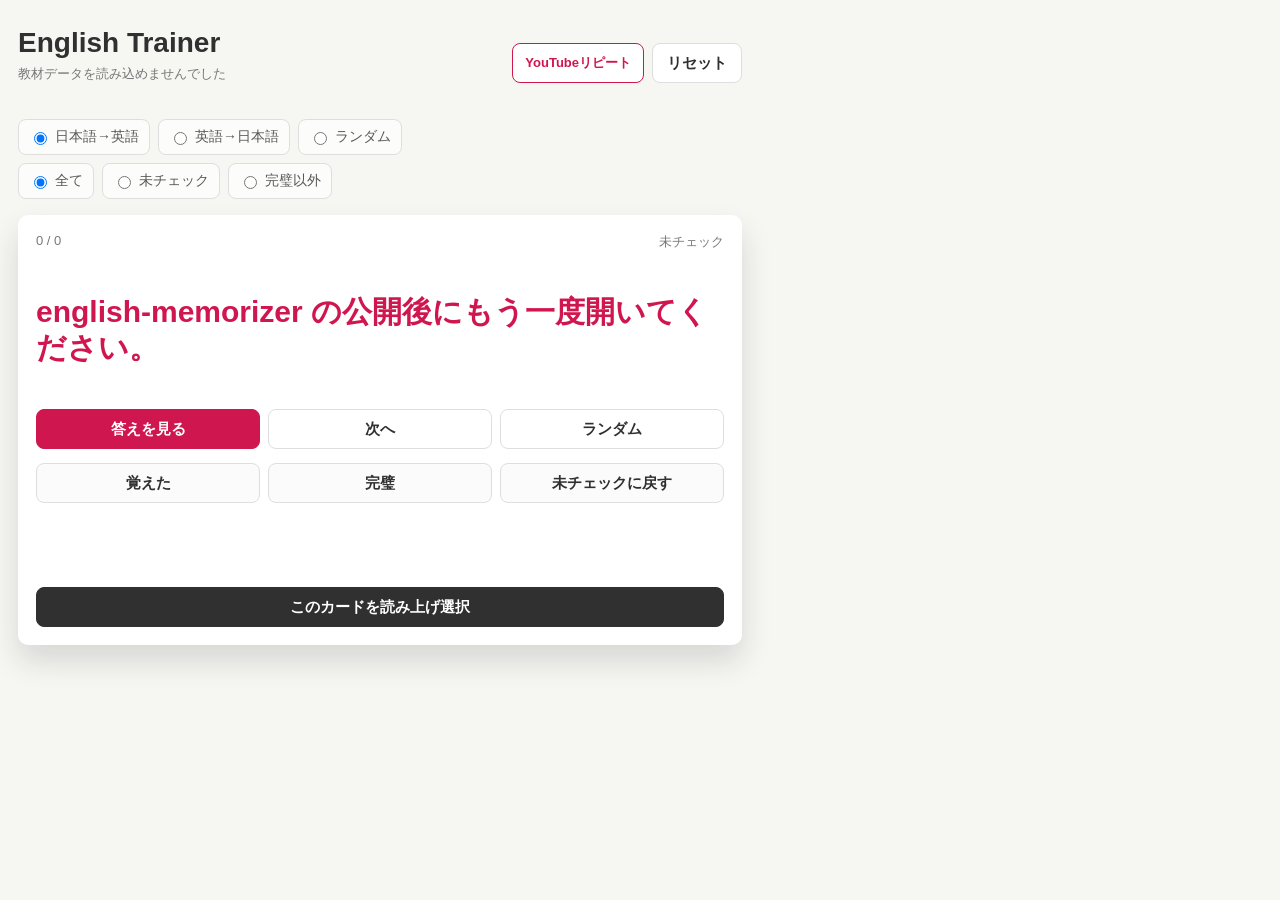
<file: index.html>
<!doctype html>
<html lang="ja">
  <head>
    <meta charset="UTF-8" />
    <meta name="viewport" content="width=device-width, initial-scale=1.0" />
    <title>English Trainer</title>
    <link rel="stylesheet" href="./styles.css" />
    <style>
      .topbar-actions{display:flex;align-items:center;gap:8px}.tool-link{min-height:40px;display:inline-flex;align-items:center;border:1px solid var(--accent);border-radius:8px;padding:0 12px;color:var(--accent);background:#fff;text-decoration:none;font-size:13px;font-weight:750;white-space:nowrap}@media(max-width:620px){.topbar-actions{align-items:stretch;flex-direction:column}.tool-link{justify-content:center}.topbar-actions button{min-width:0}}
    </style>
  </head>
  <body>
    <main class="app">
      <header class="topbar">
        <div>
          <h1>English Trainer</h1>
          <p id="statusText">Loading...</p>
        </div>
        <div class="topbar-actions">
          <a class="tool-link" href="./youtube-loop.html">YouTubeリピート</a>
          <button id="resetButton" type="button">リセット</button>
        </div>
      </header>

      <nav id="sectionTabs" class="tabs" aria-label="セクション"></nav>

      <section class="controls" aria-label="出題設定">
        <div class="control-row">
          <label><input type="radio" name="mode" value="ja-en" checked /> 日本語→英語</label>
          <label><input type="radio" name="mode" value="en-ja" /> 英語→日本語</label>
          <label><input type="radio" name="mode" value="random" /> ランダム</label>
        </div>
        <div class="control-row">
          <label><input type="radio" name="filter" value="all" checked /> 全て</label>
          <label><input type="radio" name="filter" value="unlearned" /> 未チェック</label>
          <label><input type="radio" name="filter" value="review" /> 完璧以外</label>
        </div>
      </section>

      <section class="trainer" aria-live="polite">
        <div class="meta"><span id="counterText">0 / 0</span><span id="stateText">未チェック</span></div>
        <p id="promptText" class="prompt">Loading...</p>
        <div id="answerBox" class="answer" hidden>
          <p id="answerText"></p>
        </div>
        <div class="actions primary-actions">
          <button id="showButton" type="button">答えを見る</button>
          <button id="nextButton" type="button">次へ</button>
          <button id="randomButton" type="button">ランダム</button>
        </div>
        <div class="actions mark-actions">
          <button id="knownButton" type="button">覚えた</button>
          <button id="perfectButton" type="button">完璧</button>
          <button id="clearMarkButton" type="button">未チェックに戻す</button>
        </div>
        <button id="speechButton" class="speech" type="button">このカードを読み上げ選択</button>
      </section>
    </main>

    <script src="./app.js?v=20260519-1"></script>
  </body>
</html>
</file>
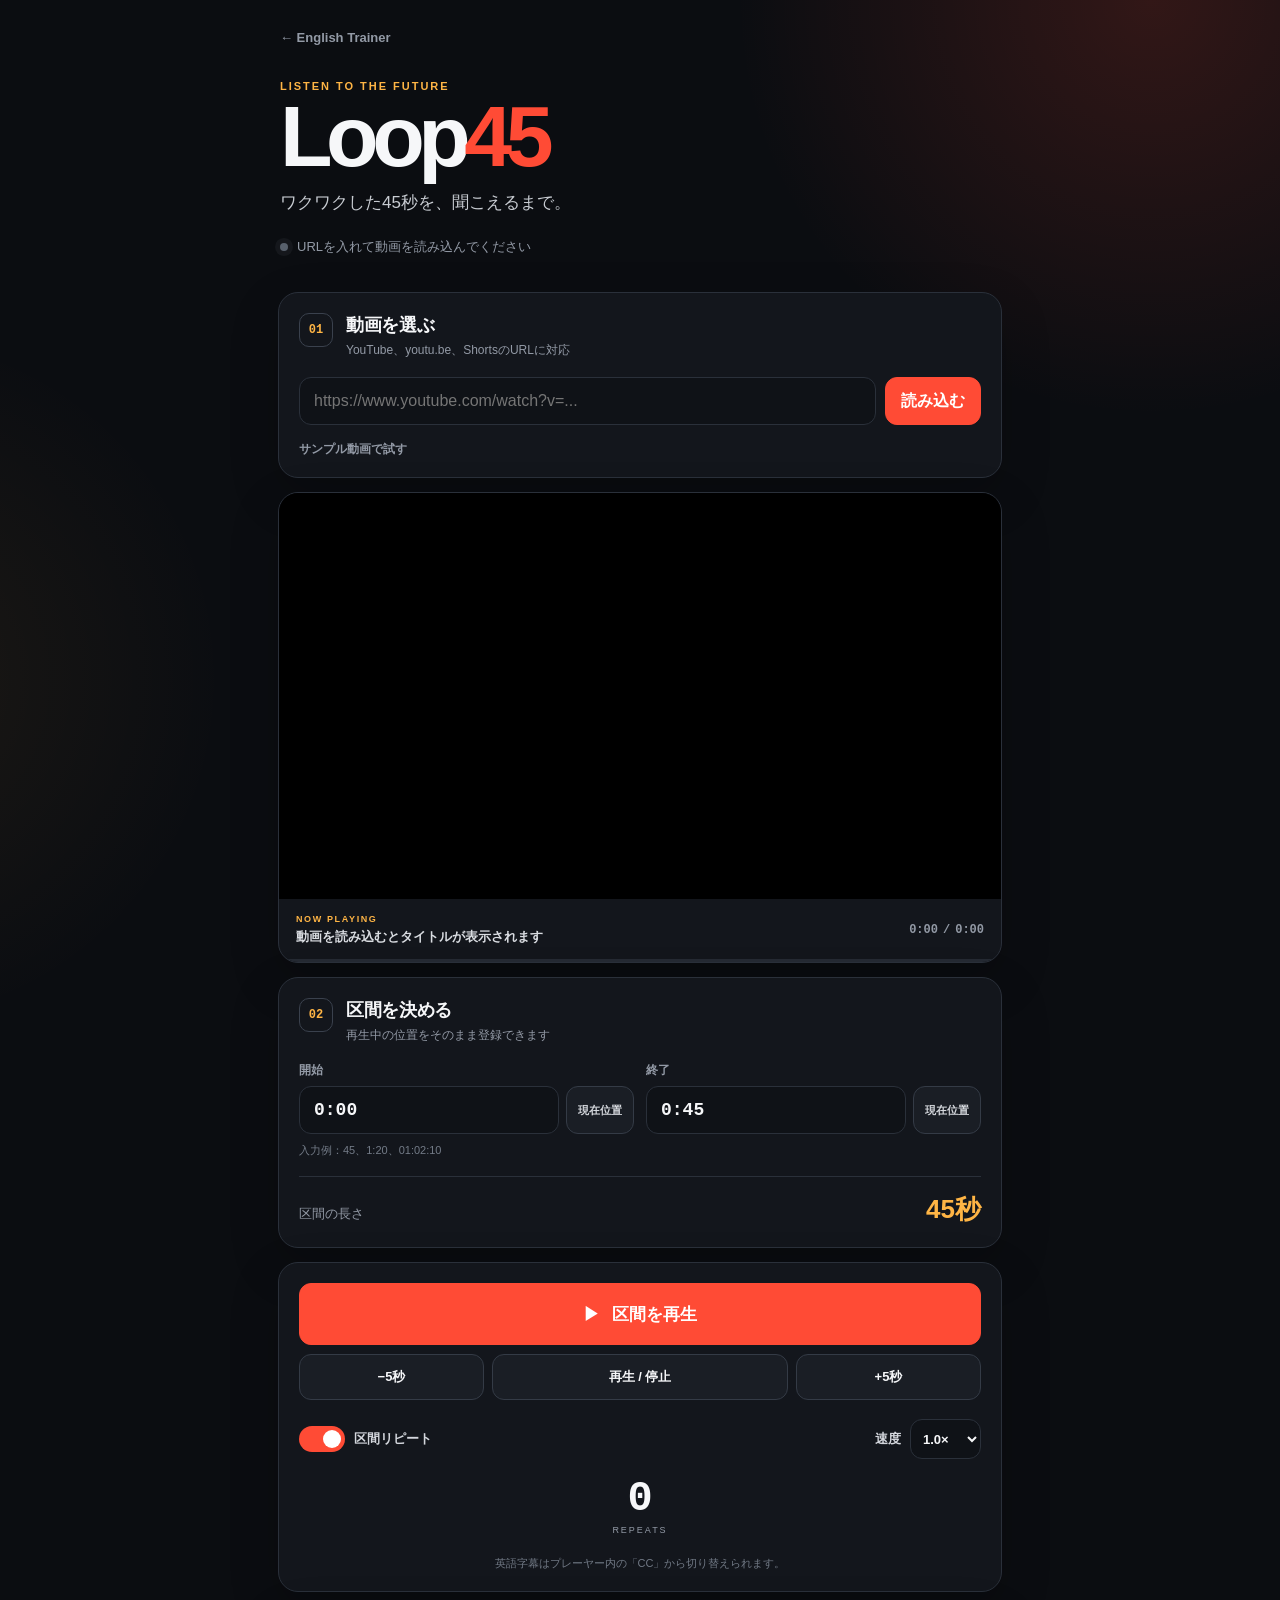
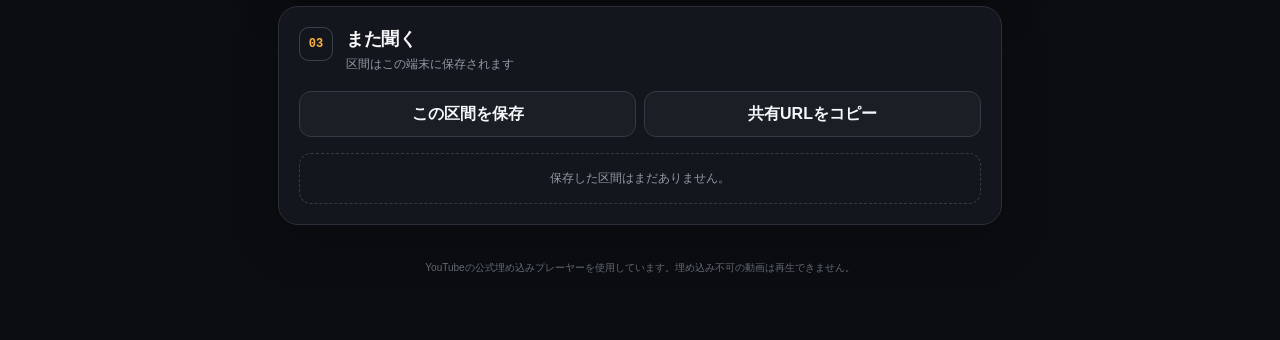
<file: youtube-loop.html>
<!doctype html>
<html lang="ja">
  <head>
    <meta charset="UTF-8" />
    <meta name="viewport" content="width=device-width, initial-scale=1.0, viewport-fit=cover" />
    <meta name="theme-color" content="#111318" />
    <title>Loop45 — YouTube区間リピート</title>
    <meta name="description" content="YouTube動画の好きな区間だけを繰り返し再生する、英語リスニング用プレーヤー。" />
    <link rel="stylesheet" href="./youtube-loop.css" />
  </head>
  <body>
    <main class="shell">
      <header class="hero">
        <a class="back-link" href="./">← English Trainer</a>
        <div class="hero-copy">
          <p class="eyebrow">LISTEN TO THE FUTURE</p>
          <h1>Loop<span>45</span></h1>
          <p class="lead">ワクワクした45秒を、聞こえるまで。</p>
        </div>
        <div class="status-line" aria-live="polite">
          <span id="statusDot" class="status-dot"></span>
          <span id="statusText">URLを入れて動画を読み込んでください</span>
        </div>
      </header>

      <section class="panel input-panel" aria-labelledby="video-heading">
        <div class="section-heading">
          <span class="step">01</span>
          <div><h2 id="video-heading">動画を選ぶ</h2><p>YouTube、youtu.be、ShortsのURLに対応</p></div>
        </div>
        <div class="url-row">
          <label class="sr-only" for="videoUrl">YouTube URL</label>
          <input id="videoUrl" type="url" inputmode="url" autocomplete="off" placeholder="https://www.youtube.com/watch?v=..." />
          <button id="loadButton" class="primary" type="button">読み込む</button>
        </div>
        <button id="sampleButton" class="text-button" type="button">サンプル動画で試す</button>
      </section>

      <section class="player-card" aria-label="YouTubeプレーヤー">
        <div class="player-frame"><div id="player"></div></div>
        <div class="now-playing">
          <div>
            <p class="mini-label">NOW PLAYING</p>
            <p id="videoTitle" class="video-title">動画を読み込むとタイトルが表示されます</p>
          </div>
          <div class="clock"><span id="currentTime">0:00</span><span>/</span><span id="durationTime">0:00</span></div>
        </div>
        <div class="progress-track" aria-hidden="true"><span id="progressBar"></span></div>
      </section>

      <section class="panel" aria-labelledby="segment-heading">
        <div class="section-heading">
          <span class="step">02</span>
          <div><h2 id="segment-heading">区間を決める</h2><p>再生中の位置をそのまま登録できます</p></div>
        </div>
        <div class="time-grid">
          <div class="time-field">
            <label for="startTime">開始</label>
            <div class="time-control"><input id="startTime" value="0:00" inputmode="numeric" aria-describedby="timeHint" /><button id="setStartButton" type="button">現在位置</button></div>
          </div>
          <div class="time-field">
            <label for="endTime">終了</label>
            <div class="time-control"><input id="endTime" value="0:45" inputmode="numeric" aria-describedby="timeHint" /><button id="setEndButton" type="button">現在位置</button></div>
          </div>
        </div>
        <p id="timeHint" class="hint">入力例：45、1:20、01:02:10</p>
        <div class="segment-summary">
          <span>区間の長さ</span><strong id="segmentLength">45秒</strong>
        </div>
      </section>

      <section class="transport" aria-label="再生操作">
        <button id="playSegmentButton" class="play-button" type="button"><span aria-hidden="true">▶</span> 区間を再生</button>
        <div class="transport-row">
          <button id="backButton" type="button" aria-label="5秒戻る">−5秒</button>
          <button id="toggleButton" type="button">再生 / 停止</button>
          <button id="forwardButton" type="button" aria-label="5秒進む">+5秒</button>
        </div>
        <div class="options-row">
          <label class="switch-label"><input id="loopToggle" type="checkbox" checked /><span class="switch"></span><span>区間リピート</span></label>
          <label class="speed-label" for="speedSelect">速度<select id="speedSelect"><option value="0.5">0.5×</option><option value="0.75">0.75×</option><option value="1" selected>1.0×</option><option value="1.25">1.25×</option><option value="1.5">1.5×</option><option value="2">2.0×</option></select></label>
        </div>
        <div class="repeat-count"><span id="repeatCount">0</span><small>REPEATS</small></div>
        <p class="caption-note">英語字幕はプレーヤー内の「CC」から切り替えられます。</p>
      </section>

      <section class="panel save-panel" aria-labelledby="save-heading">
        <div class="section-heading">
          <span class="step">03</span>
          <div><h2 id="save-heading">また聞く</h2><p>区間はこの端末に保存されます</p></div>
        </div>
        <div class="save-actions">
          <button id="saveButton" type="button">この区間を保存</button>
          <button id="shareButton" type="button">共有URLをコピー</button>
        </div>
        <div id="savedList" class="saved-list"><p class="empty-state">保存した区間はまだありません。</p></div>
      </section>

      <footer>
        <p>YouTubeの公式埋め込みプレーヤーを使用しています。埋め込み不可の動画は再生できません。</p>
      </footer>
    </main>
    <script src="https://www.youtube.com/iframe_api"></script>
    <script src="./youtube-loop.js?v=20260804-1"></script>
  </body>
</html>
</file>
<file: styles.css>
:root{--bg:#f6f6f3;--paper:#fff;--ink:#303030;--muted:#777;--accent:#d0164e;--soft:#f1e7eb;--line:#dedede;--shadow:0 16px 30px rgba(30,30,30,.14)}*{box-sizing:border-box}body{margin:0;background:var(--bg);color:var(--ink);font-family:-apple-system,BlinkMacSystemFont,"Helvetica Neue","Yu Gothic","Hiragino Sans",sans-serif}.app{width:100%;max-width:760px;padding:28px 18px 70px}.topbar{display:flex;align-items:end;justify-content:space-between;gap:16px;margin-bottom:18px}h1{margin:0;font-size:28px;line-height:1.05}.topbar p{margin:8px 0 0;color:var(--muted);font-size:13px}button{min-height:40px;border:1px solid var(--line);border-radius:8px;background:var(--paper);color:var(--ink);font:inherit;font-size:15px;font-weight:650;padding:0 14px;cursor:pointer}.tabs{display:flex;gap:7px;overflow-x:auto;padding-bottom:4px;margin-bottom:14px}.tab{min-width:56px;color:#666}.tab.active{border-color:var(--accent);color:var(--accent);background:#fff;font-weight:800}.controls{display:grid;gap:8px;margin-bottom:16px;color:#575757;font-size:14px}.control-row{display:flex;gap:8px;flex-wrap:wrap}.control-row label{display:inline-flex;align-items:center;gap:5px;padding:8px 10px;border:1px solid var(--line);border-radius:8px;background:rgba(255,255,255,.72)}.trainer{background:var(--paper);box-shadow:var(--shadow);border-radius:10px;padding:18px;min-height:430px;display:flex;flex-direction:column;gap:14px}.meta{display:flex;justify-content:space-between;gap:12px;color:var(--muted);font-size:13px}.prompt{min-height:130px;margin:0;display:flex;align-items:center;color:var(--accent);font-size:30px;font-weight:760;line-height:1.22;letter-spacing:0}.answer{border-top:1px solid var(--line);border-bottom:1px solid var(--line);padding:14px 0}.answer p{margin:0;color:#484848;font-size:22px;font-weight:650;line-height:1.35}.actions{display:grid;grid-template-columns:repeat(3,1fr);gap:8px}.primary-actions button:first-child{background:var(--accent);border-color:var(--accent);color:#fff}.mark-actions button{background:#fbfbfb}.mark-actions button.active{background:var(--soft);border-color:var(--accent);color:var(--accent)}.speech{margin-top:auto;width:100%;background:#303030;border-color:#303030;color:#fff}.empty{color:var(--muted)}::selection{background:#d9e6ff}@media(max-width:620px){.app{padding:20px 12px 54px}.topbar{align-items:flex-start}.topbar button{min-width:86px}h1{font-size:25px}.trainer{min-height:480px;padding:16px}.prompt{font-size:27px}.answer p{font-size:20px}.actions{grid-template-columns:1fr}.control-row{display:grid;grid-template-columns:1fr 1fr}.control-row label:last-child{grid-column:1/-1}}
</file>
<file: youtube-loop.css>
:root {
  --bg: #0b0d11;
  --panel: #14171d;
  --panel-2: #1a1e25;
  --ink: #f6f7f9;
  --muted: #939aa6;
  --line: #2a303a;
  --accent: #ff4b35;
  --accent-2: #ffb545;
  --success: #66dfaa;
  --radius: 20px;
}
* { box-sizing: border-box; }
html { color-scheme: dark; }
body {
  margin: 0;
  min-height: 100vh;
  background:
    radial-gradient(circle at 90% 0%, rgba(255, 75, 53, .16), transparent 26rem),
    radial-gradient(circle at -10% 35%, rgba(255, 181, 69, .07), transparent 22rem),
    var(--bg);
  color: var(--ink);
  font-family: Inter, ui-sans-serif, -apple-system, BlinkMacSystemFont, "Helvetica Neue", "Hiragino Sans", "Yu Gothic", sans-serif;
}
button, input, select { font: inherit; }
button, a, input, select { -webkit-tap-highlight-color: transparent; }
button { cursor: pointer; }
.shell { width: min(760px, 100%); margin: 0 auto; padding: 22px 18px max(54px, env(safe-area-inset-bottom)); }
.hero { padding: 6px 2px 22px; }
.back-link { color: var(--muted); text-decoration: none; font-size: 13px; font-weight: 700; }
.hero-copy { margin-top: 34px; }
.eyebrow, .mini-label { margin: 0 0 8px; color: var(--accent-2); font-size: 11px; font-weight: 900; letter-spacing: .18em; }
h1 { margin: 0; font-size: clamp(48px, 13vw, 86px); line-height: .85; letter-spacing: -.075em; }
h1 span { color: var(--accent); }
.lead { margin: 18px 0 0; color: #c8ccd2; font-size: 17px; }
.status-line { display: flex; align-items: center; gap: 9px; margin-top: 24px; color: var(--muted); font-size: 13px; }
.status-dot { width: 8px; height: 8px; border-radius: 50%; background: #58606c; box-shadow: 0 0 0 5px rgba(88,96,108,.12); }
.status-dot.ready { background: var(--success); box-shadow: 0 0 0 5px rgba(102,223,170,.12); }
.status-dot.error { background: var(--accent); box-shadow: 0 0 0 5px rgba(255,75,53,.12); }
.panel, .player-card, .transport { margin-top: 14px; border: 1px solid var(--line); border-radius: var(--radius); background: rgba(20, 23, 29, .94); box-shadow: 0 18px 50px rgba(0,0,0,.18); }
.panel { padding: 20px; }
.section-heading { display: flex; align-items: flex-start; gap: 13px; margin-bottom: 18px; }
.step { display: grid; place-items: center; flex: 0 0 34px; height: 34px; border: 1px solid #3a414d; border-radius: 10px; color: var(--accent-2); font: 800 12px/1 ui-monospace, SFMono-Regular, Menlo, monospace; }
h2 { margin: 0; font-size: 18px; letter-spacing: -.02em; }
.section-heading p { margin: 5px 0 0; color: var(--muted); font-size: 12px; }
.url-row { display: grid; grid-template-columns: 1fr auto; gap: 9px; }
input, select { min-height: 48px; border: 1px solid var(--line); border-radius: 12px; background: #0f1217; color: var(--ink); outline: none; }
input { min-width: 0; padding: 0 14px; }
input:focus, select:focus { border-color: var(--accent-2); box-shadow: 0 0 0 3px rgba(255,181,69,.11); }
button { min-height: 46px; border: 1px solid #343b46; border-radius: 12px; background: var(--panel-2); color: var(--ink); padding: 0 15px; font-weight: 800; }
button:active { transform: translateY(1px); }
button.primary, .play-button { border-color: var(--accent); background: var(--accent); color: #fff; }
.text-button { min-height: 32px; margin: 8px 0 -8px; padding: 0; border: 0; background: transparent; color: var(--muted); font-size: 12px; }
.player-card { overflow: hidden; }
.player-frame { position: relative; aspect-ratio: 16/9; background: #000; }
.player-frame iframe, #player { width: 100%; height: 100%; }
.now-playing { display: flex; align-items: center; justify-content: space-between; gap: 18px; padding: 15px 17px 13px; }
.mini-label { margin-bottom: 4px; font-size: 9px; }
.video-title { margin: 0; max-width: 470px; overflow: hidden; color: #d9dce1; font-size: 13px; font-weight: 700; text-overflow: ellipsis; white-space: nowrap; }
.clock { display: flex; gap: 5px; flex: 0 0 auto; color: var(--muted); font: 700 12px/1 ui-monospace, SFMono-Regular, Menlo, monospace; }
.progress-track { height: 3px; background: #252a33; }
.progress-track span { display: block; width: 0; height: 100%; background: linear-gradient(90deg, var(--accent), var(--accent-2)); }
.time-grid { display: grid; grid-template-columns: 1fr 1fr; gap: 12px; }
.time-field label { display: block; margin: 0 0 7px; color: var(--muted); font-size: 12px; font-weight: 750; }
.time-control { display: grid; grid-template-columns: minmax(72px, 1fr) auto; gap: 7px; }
.time-control input { width: 100%; font: 800 18px/1 ui-monospace, SFMono-Regular, Menlo, monospace; }
.time-control button { min-height: 48px; padding: 0 11px; color: #d5d8dd; font-size: 11px; }
.hint { margin: 9px 0 0; color: #737b87; font-size: 11px; }
.segment-summary { display: flex; align-items: baseline; justify-content: space-between; margin-top: 18px; padding-top: 15px; border-top: 1px solid var(--line); color: var(--muted); font-size: 13px; }
.segment-summary strong { color: var(--accent-2); font-size: 26px; }
.transport { padding: 20px; text-align: center; }
.play-button { width: 100%; min-height: 62px; font-size: 17px; }
.play-button span { margin-right: 7px; }
.transport-row { display: grid; grid-template-columns: 1fr 1.6fr 1fr; gap: 8px; margin-top: 9px; }
.transport-row button { font-size: 13px; }
.options-row { display: flex; align-items: center; justify-content: space-between; gap: 16px; margin-top: 19px; }
.switch-label, .speed-label { display: flex; align-items: center; gap: 9px; color: #d3d6dc; font-size: 13px; font-weight: 700; }
.switch-label input { position: absolute; opacity: 0; pointer-events: none; }
.switch { position: relative; width: 46px; height: 26px; border-radius: 99px; background: #303641; transition: .2s; }
.switch::after { content: ""; position: absolute; top: 4px; left: 4px; width: 18px; height: 18px; border-radius: 50%; background: #b3b8c1; transition: .2s; }
.switch-label input:checked + .switch { background: var(--accent); }
.switch-label input:checked + .switch::after { left: 24px; background: #fff; }
.speed-label select { min-height: 40px; padding: 0 8px; }
.repeat-count { margin-top: 22px; }
.repeat-count span { display: block; font: 850 42px/.9 ui-monospace, SFMono-Regular, Menlo, monospace; }
.repeat-count small { color: var(--muted); font-size: 9px; letter-spacing: .22em; }
.caption-note { margin: 19px 0 0; color: #717985; font-size: 11px; }
.save-actions { display: grid; grid-template-columns: 1fr 1fr; gap: 8px; }
.saved-list { display: grid; gap: 8px; margin-top: 16px; }
.empty-state { margin: 0; padding: 16px; border: 1px dashed #343b45; border-radius: 12px; color: var(--muted); font-size: 12px; text-align: center; }
.saved-item { display: grid; grid-template-columns: minmax(0, 1fr) auto; align-items: center; gap: 10px; padding: 12px; border: 1px solid var(--line); border-radius: 13px; background: #11141a; }
.saved-load { min-width: 0; padding: 0; border: 0; background: transparent; text-align: left; }
.saved-load strong, .saved-load span { display: block; overflow: hidden; text-overflow: ellipsis; white-space: nowrap; }
.saved-load strong { color: #e7e9ed; font-size: 13px; }
.saved-load span { margin-top: 5px; color: var(--accent-2); font: 700 11px/1 ui-monospace, SFMono-Regular, Menlo, monospace; }
.delete-button { min-height: 36px; padding: 0 11px; color: var(--muted); font-size: 12px; }
footer { padding: 25px 10px 0; color: #626a75; font-size: 10px; line-height: 1.6; text-align: center; }
.sr-only { position: absolute; width: 1px; height: 1px; padding: 0; overflow: hidden; clip: rect(0,0,0,0); white-space: nowrap; border: 0; }
@media (max-width: 620px) {
  .shell { padding: 17px 12px max(42px, env(safe-area-inset-bottom)); }
  .hero-copy { margin-top: 28px; }
  .lead { font-size: 15px; }
  .panel, .transport { padding: 16px; }
  .url-row { grid-template-columns: 1fr; }
  .url-row button { width: 100%; }
  .time-grid { grid-template-columns: 1fr; }
  .now-playing { align-items: flex-end; }
  .video-title { max-width: 235px; }
  .options-row { align-items: flex-start; flex-direction: column; }
  .save-actions { grid-template-columns: 1fr; }
}
@media (prefers-reduced-motion: reduce) {
  *, *::before, *::after { scroll-behavior: auto !important; transition: none !important; }
}
</file>
